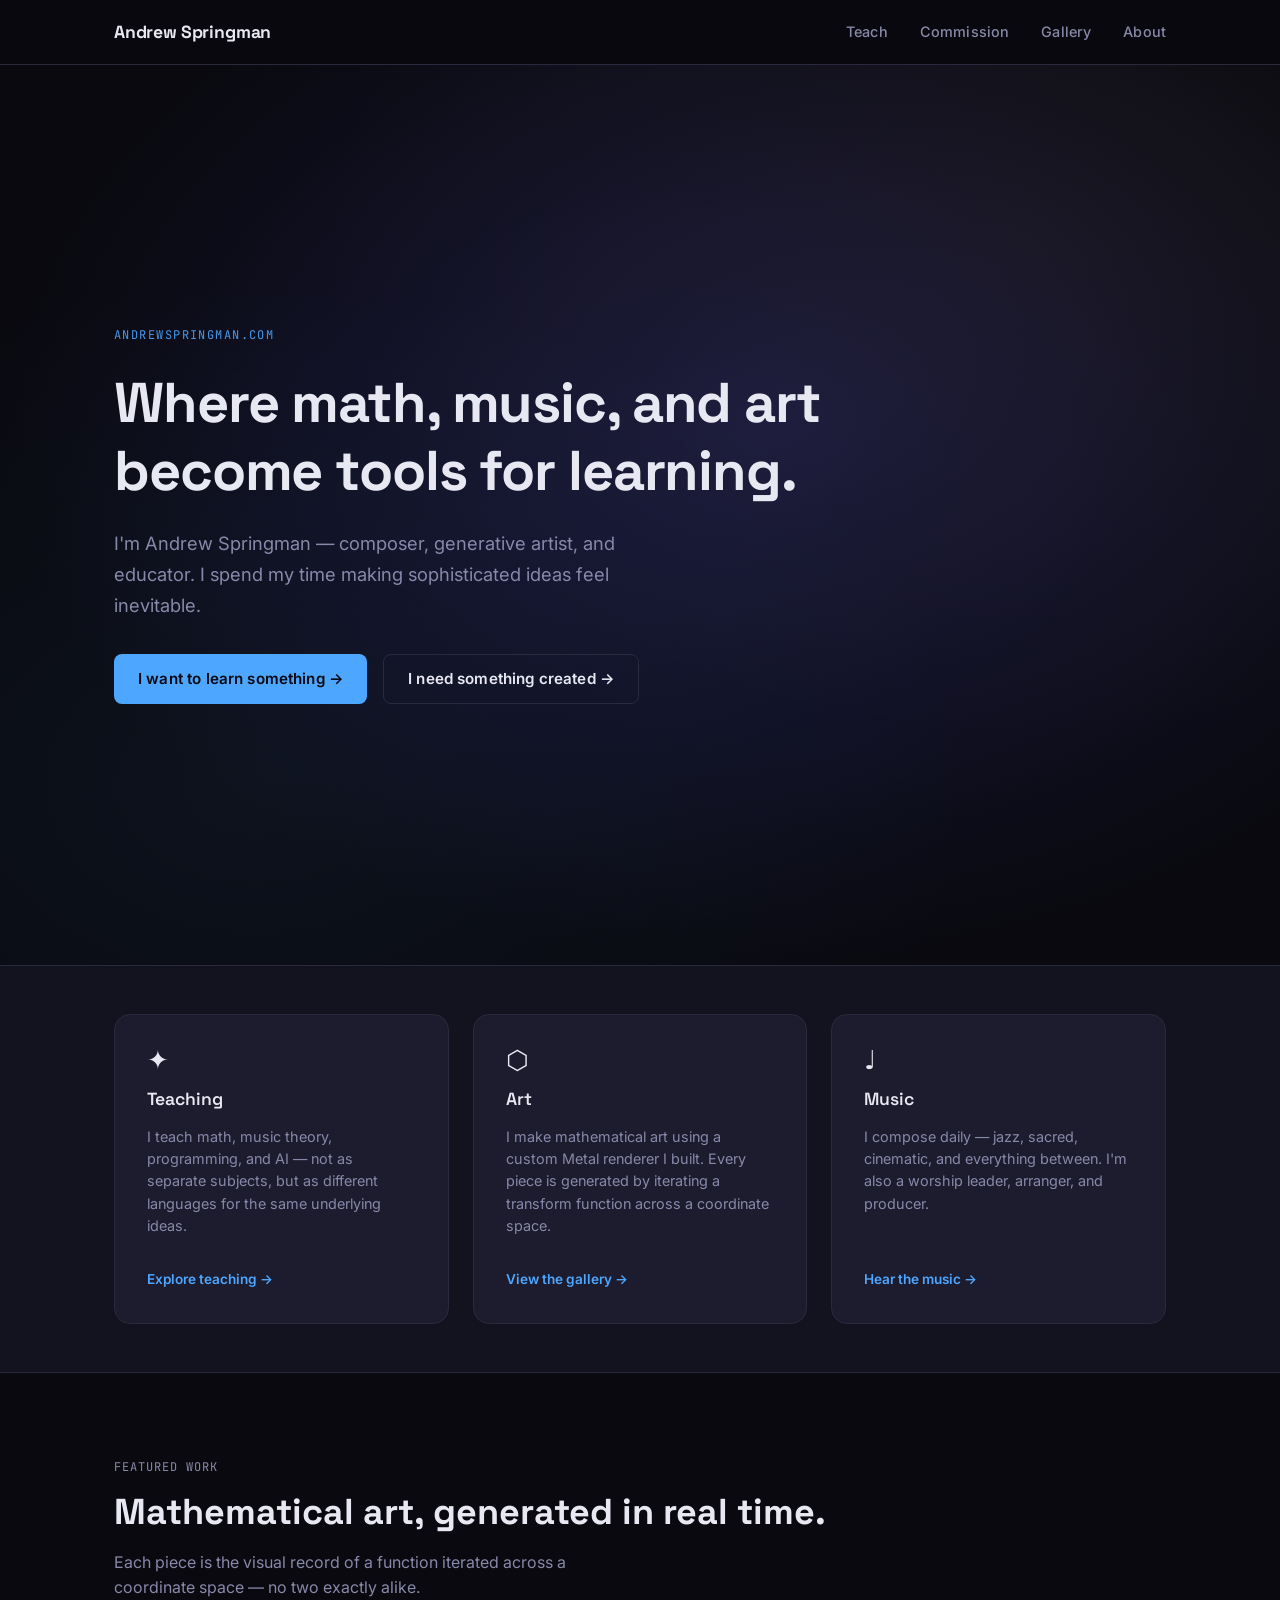
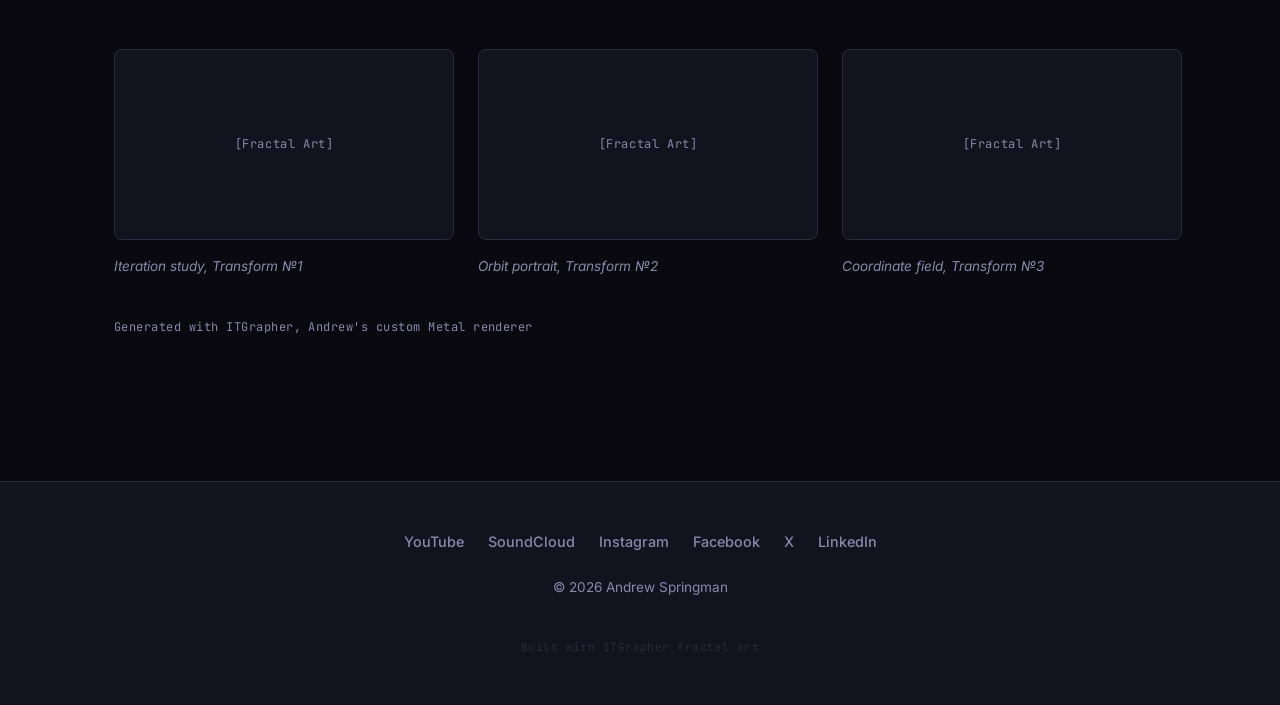
<file: index.html>
<!DOCTYPE html>
<html lang="en">
<head>
  <meta charset="UTF-8">
  <meta name="viewport" content="width=device-width, initial-scale=1.0">
  <title>Andrew Springman — Composer, Educator, Generative Artist</title>
  <meta name="description" content="Andrew Springman is a composer, visual artist, and educator. Teaching math, music, and AI. Commissions for good causes. Generative mathematical art.">
  <link rel="preconnect" href="https://fonts.googleapis.com">
  <link rel="preconnect" href="https://fonts.gstatic.com" crossorigin>
  <link href="https://fonts.googleapis.com/css2?family=Space+Grotesk:wght@600;700&family=Inter:wght@400;500;600&family=JetBrains+Mono:wght@400;500&display=swap" rel="stylesheet">
  <link rel="stylesheet" href="css/styles.css">
</head>
<body>

  <!-- ── Navigation ─────────────────────────────────────── -->
  <nav class="site-nav" aria-label="Main navigation">
    <div class="nav-inner">
      <a href="index.html" class="nav-logo">Andrew Springman</a>
      <ul class="nav-links" role="list">
        <li><a href="teach.html">Teach</a></li>
        <li><a href="commission.html">Commission</a></li>
        <li><a href="gallery.html">Gallery</a></li>
        <li><a href="about.html">About</a></li>
      </ul>
      <button class="nav-toggle" aria-expanded="false" aria-controls="nav-overlay" aria-label="Open menu">
        <span></span><span></span><span></span>
      </button>
    </div>
  </nav>

  <!-- Mobile overlay -->
  <div class="nav-overlay" id="nav-overlay" role="dialog" aria-label="Navigation menu">
    <a href="index.html">Home</a>
    <a href="teach.html">Teach</a>
    <a href="commission.html">Commission</a>
    <a href="gallery.html">Gallery</a>
    <a href="about.html">About</a>
  </div>

  <!-- ── Hero ───────────────────────────────────────────── -->
  <section class="hero">
    <div class="container">
      <div class="hero-content">
        <p class="hero-eyebrow">andrewspringman.com</p>
        <h1>Where math, music, and art become tools for learning.</h1>
        <p class="hero-sub">
          I'm Andrew Springman — composer, generative artist, and educator.
          I spend my time making sophisticated ideas feel inevitable.
        </p>
        <div class="hero-ctas">
          <a href="teach.html" class="btn btn-primary">I want to learn something &rarr;</a>
          <a href="commission.html" class="btn btn-secondary">I need something created &rarr;</a>
        </div>
      </div>
    </div>
  </section>

  <!-- ── Three Pillars ──────────────────────────────────── -->
  <section class="pillars">
    <div class="container">
      <div class="pillars-grid">

        <article class="pillar-card fade-in">
          <div class="pillar-icon" aria-hidden="true">✦</div>
          <h3>Teaching</h3>
          <p>I teach math, music theory, programming, and AI — not as separate subjects, but as different languages for the same underlying ideas.</p>
          <a href="teach.html">Explore teaching &rarr;</a>
        </article>

        <article class="pillar-card fade-in">
          <div class="pillar-icon" aria-hidden="true">⬡</div>
          <h3>Art</h3>
          <p>I make mathematical art using a custom Metal renderer I built. Every piece is generated by iterating a transform function across a coordinate space.</p>
          <a href="gallery.html">View the gallery &rarr;</a>
        </article>

        <article class="pillar-card fade-in">
          <div class="pillar-icon" aria-hidden="true">♩</div>
          <h3>Music</h3>
          <p>I compose daily — jazz, sacred, cinematic, and everything between. I'm also a worship leader, arranger, and producer.</p>
          <a href="gallery.html#music">Hear the music &rarr;</a>
        </article>

      </div>
    </div>
  </section>

  <!-- ── Featured Work ──────────────────────────────────── -->
  <section class="featured-work">
    <div class="container">
      <div class="section-header fade-in">
        <span class="mono-label">Featured Work</span>
        <h2 style="margin-top: 12px;">Mathematical art, generated in real time.</h2>
        <p>Each piece is the visual record of a function iterated across a coordinate space — no two exactly alike.</p>
      </div>

      <div class="work-scroll-wrapper">
        <div class="work-strip">
          <div class="work-card fade-in">
            <div class="work-thumb">[Fractal Art]</div>
            <p class="work-caption">Iteration study, Transform №1</p>
          </div>
          <div class="work-card fade-in">
            <div class="work-thumb">[Fractal Art]</div>
            <p class="work-caption">Orbit portrait, Transform №2</p>
          </div>
          <div class="work-card fade-in">
            <div class="work-thumb">[Fractal Art]</div>
            <p class="work-caption">Coordinate field, Transform №3</p>
          </div>
        </div>
      </div>

      <p class="featured-note">Generated with ITGrapher, Andrew's custom Metal renderer</p>
    </div>
  </section>

  <!-- ── Footer ─────────────────────────────────────────── -->
  <footer class="site-footer">
    <div class="footer-inner">
      <nav class="footer-social" aria-label="Social links">
        <a href="#" rel="noopener">YouTube</a>
        <a href="#" rel="noopener">SoundCloud</a>
        <a href="#" rel="noopener">Instagram</a>
        <a href="#" rel="noopener">Facebook</a>
        <a href="#" rel="noopener">X</a>
        <a href="#" rel="noopener">LinkedIn</a>
      </nav>
      <p class="footer-copy">&copy; 2026 Andrew Springman</p>
      <p class="footer-sub">Built with ITGrapher fractal art</p>
    </div>
  </footer>

  <script src="js/main.js"></script>
</body>
</html>
</file>
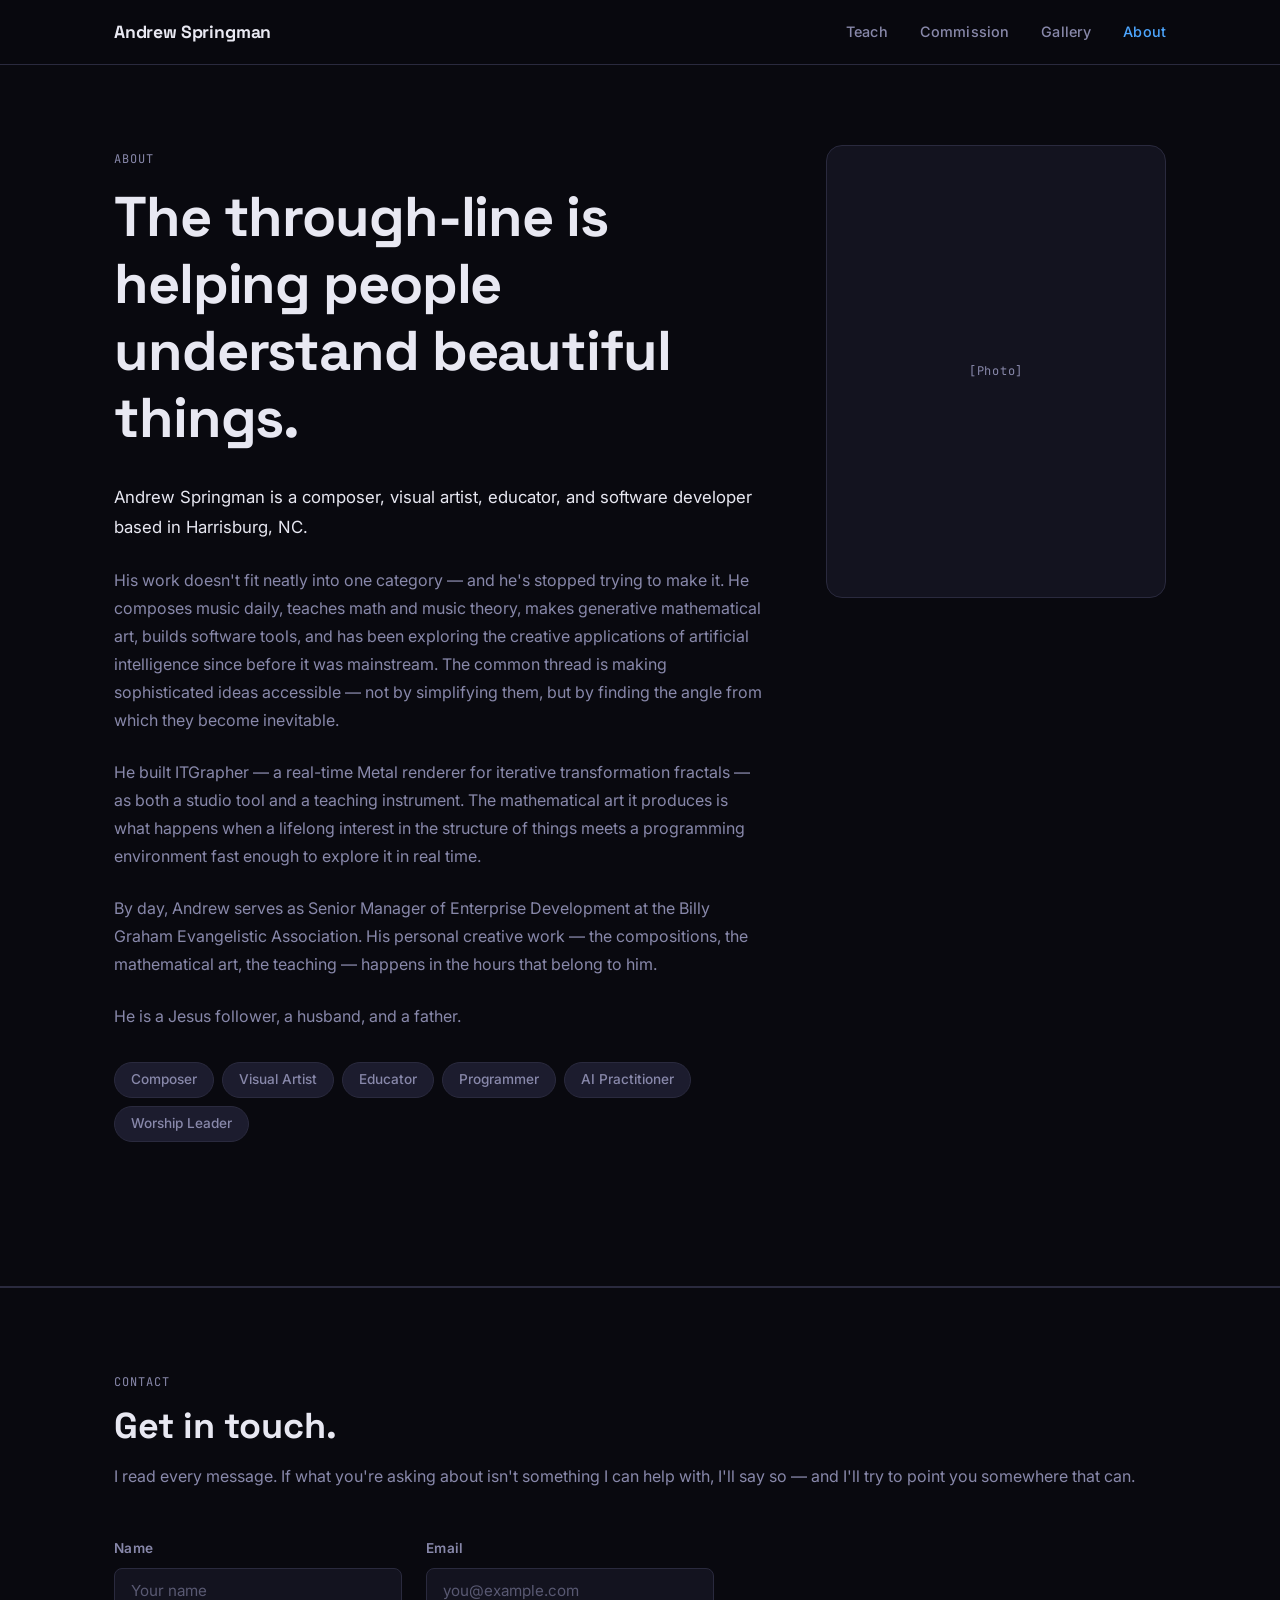
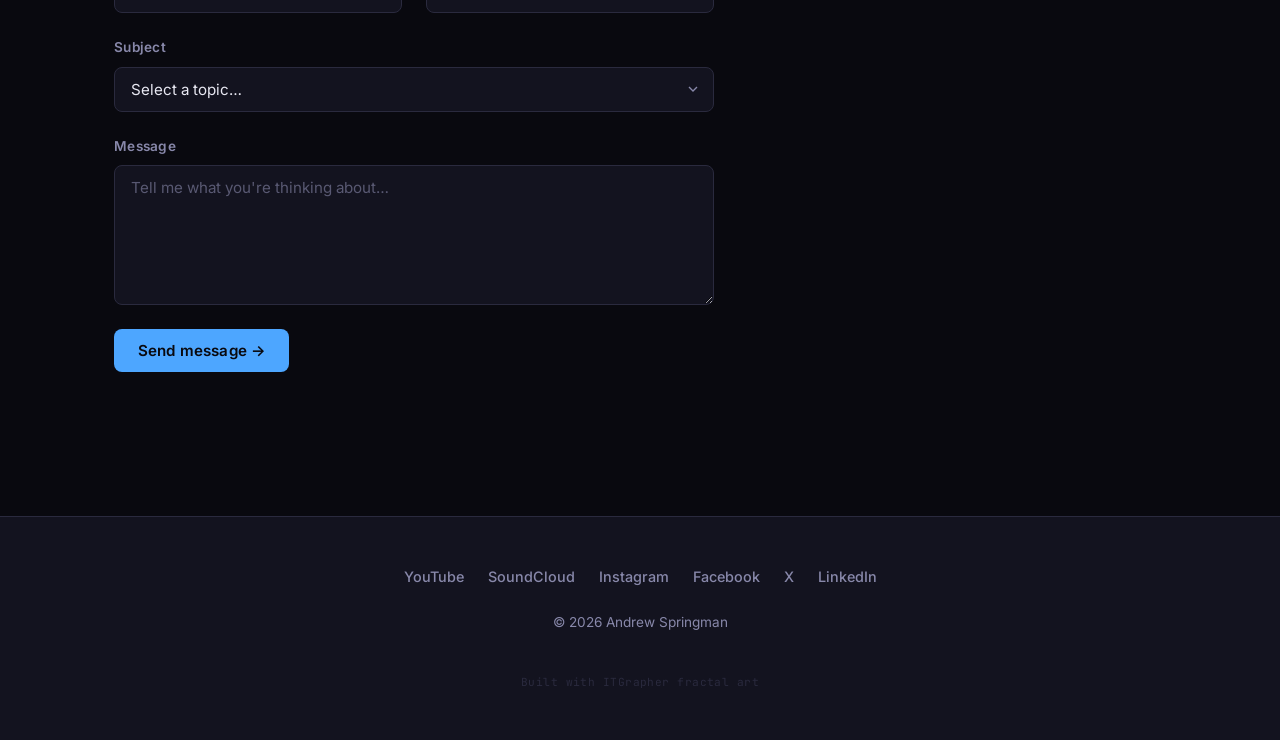
<file: about.html>
<!DOCTYPE html>
<html lang="en">
<head>
  <meta charset="UTF-8">
  <meta name="viewport" content="width=device-width, initial-scale=1.0">
  <title>About — Andrew Springman</title>
  <meta name="description" content="Andrew Springman — composer, visual artist, educator, and software developer based in Harrisburg, NC. Get in touch.">
  <link rel="preconnect" href="https://fonts.googleapis.com">
  <link rel="preconnect" href="https://fonts.gstatic.com" crossorigin>
  <link href="https://fonts.googleapis.com/css2?family=Space+Grotesk:wght@600;700&family=Inter:wght@400;500;600&family=JetBrains+Mono:wght@400;500&display=swap" rel="stylesheet">
  <link rel="stylesheet" href="css/styles.css">
</head>
<body>

  <!-- ── Navigation ─────────────────────────────────────── -->
  <nav class="site-nav" aria-label="Main navigation">
    <div class="nav-inner">
      <a href="index.html" class="nav-logo">Andrew Springman</a>
      <ul class="nav-links" role="list">
        <li><a href="teach.html">Teach</a></li>
        <li><a href="commission.html">Commission</a></li>
        <li><a href="gallery.html">Gallery</a></li>
        <li><a href="about.html" class="active" aria-current="page">About</a></li>
      </ul>
      <button class="nav-toggle" aria-expanded="false" aria-controls="nav-overlay" aria-label="Open menu">
        <span></span><span></span><span></span>
      </button>
    </div>
  </nav>

  <!-- Mobile overlay -->
  <div class="nav-overlay" id="nav-overlay" role="dialog" aria-label="Navigation menu">
    <a href="index.html">Home</a>
    <a href="teach.html">Teach</a>
    <a href="commission.html">Commission</a>
    <a href="gallery.html">Gallery</a>
    <a href="about.html" class="active">About</a>
  </div>

  <!-- ── Bio ────────────────────────────────────────────── -->
  <main>
    <section style="padding-top: var(--space-7);">
      <div class="container">
        <div class="about-grid">

          <!-- Bio text -->
          <div class="bio-text fade-in">
            <span class="mono-label">About</span>
            <h1 style="margin-top: 12px;">The through-line is helping people understand beautiful things.</h1>

            <p>
              Andrew Springman is a composer, visual artist, educator, and software developer
              based in Harrisburg, NC.
            </p>

            <p>
              His work doesn't fit neatly into one category — and he's stopped trying to make it.
              He composes music daily, teaches math and music theory, makes generative mathematical art,
              builds software tools, and has been exploring the creative applications of artificial intelligence
              since before it was mainstream. The common thread is making sophisticated ideas accessible —
              not by simplifying them, but by finding the angle from which they become inevitable.
            </p>

            <p>
              He built ITGrapher — a real-time Metal renderer for iterative transformation fractals —
              as both a studio tool and a teaching instrument. The mathematical art it produces is what
              happens when a lifelong interest in the structure of things meets a programming environment
              fast enough to explore it in real time.
            </p>

            <p>
              By day, Andrew serves as Senior Manager of Enterprise Development at the Billy Graham
              Evangelistic Association. His personal creative work — the compositions, the mathematical art,
              the teaching — happens in the hours that belong to him.
            </p>

            <p>He is a Jesus follower, a husband, and a father.</p>

            <div class="roles" aria-label="Roles">
              <span class="role-pill">Composer</span>
              <span class="role-pill">Visual Artist</span>
              <span class="role-pill">Educator</span>
              <span class="role-pill">Programmer</span>
              <span class="role-pill">AI Practitioner</span>
              <span class="role-pill">Worship Leader</span>
            </div>
          </div>

          <!-- Photo placeholder -->
          <aside class="bio-aside fade-in">
            <div class="photo-placeholder" aria-label="Photo placeholder">[Photo]</div>
          </aside>

        </div>
      </div>
    </section>

    <div class="section-divider"></div>

    <!-- ── Contact ────────────────────────────────────────── -->
    <section class="contact-section" id="contact">
      <div class="container">
        <span class="mono-label">Contact</span>
        <h2 style="margin-top: 12px;">Get in touch.</h2>
        <p class="contact-intro">
          I read every message. If what you're asking about isn't something I can help with,
          I'll say so — and I'll try to point you somewhere that can.
        </p>

        <form
          class="contact-form fade-in"
          action="https://formspree.io/f/REPLACE_WITH_FORM_ID"
          method="POST"
          novalidate
        >
          <div class="form-row">
            <div class="form-group">
              <label for="name">Name</label>
              <input
                type="text"
                id="name"
                name="name"
                placeholder="Your name"
                required
                autocomplete="name"
              >
            </div>
            <div class="form-group">
              <label for="email">Email</label>
              <input
                type="email"
                id="email"
                name="email"
                placeholder="you@example.com"
                required
                autocomplete="email"
              >
            </div>
          </div>

          <div class="form-group">
            <label for="subject">Subject</label>
            <select id="subject" name="subject" required>
              <option value="" disabled selected>Select a topic&hellip;</option>
              <option value="Teaching inquiry">Teaching inquiry</option>
              <option value="Commission inquiry">Commission inquiry</option>
              <option value="Something else">Something else</option>
            </select>
          </div>

          <div class="form-group">
            <label for="message">Message</label>
            <textarea
              id="message"
              name="message"
              placeholder="Tell me what you're thinking about…"
              required
            ></textarea>
          </div>

          <div>
            <button type="submit" class="btn btn-primary">Send message &rarr;</button>
          </div>

        </form>
      </div>
    </section>
  </main>

  <!-- ── Footer ─────────────────────────────────────────── -->
  <footer class="site-footer">
    <div class="footer-inner">
      <nav class="footer-social" aria-label="Social links">
        <a href="#" rel="noopener">YouTube</a>
        <a href="#" rel="noopener">SoundCloud</a>
        <a href="#" rel="noopener">Instagram</a>
        <a href="#" rel="noopener">Facebook</a>
        <a href="#" rel="noopener">X</a>
        <a href="#" rel="noopener">LinkedIn</a>
      </nav>
      <p class="footer-copy">&copy; 2026 Andrew Springman</p>
      <p class="footer-sub">Built with ITGrapher fractal art</p>
    </div>
  </footer>

  <script src="js/main.js"></script>
</body>
</html>
</file>
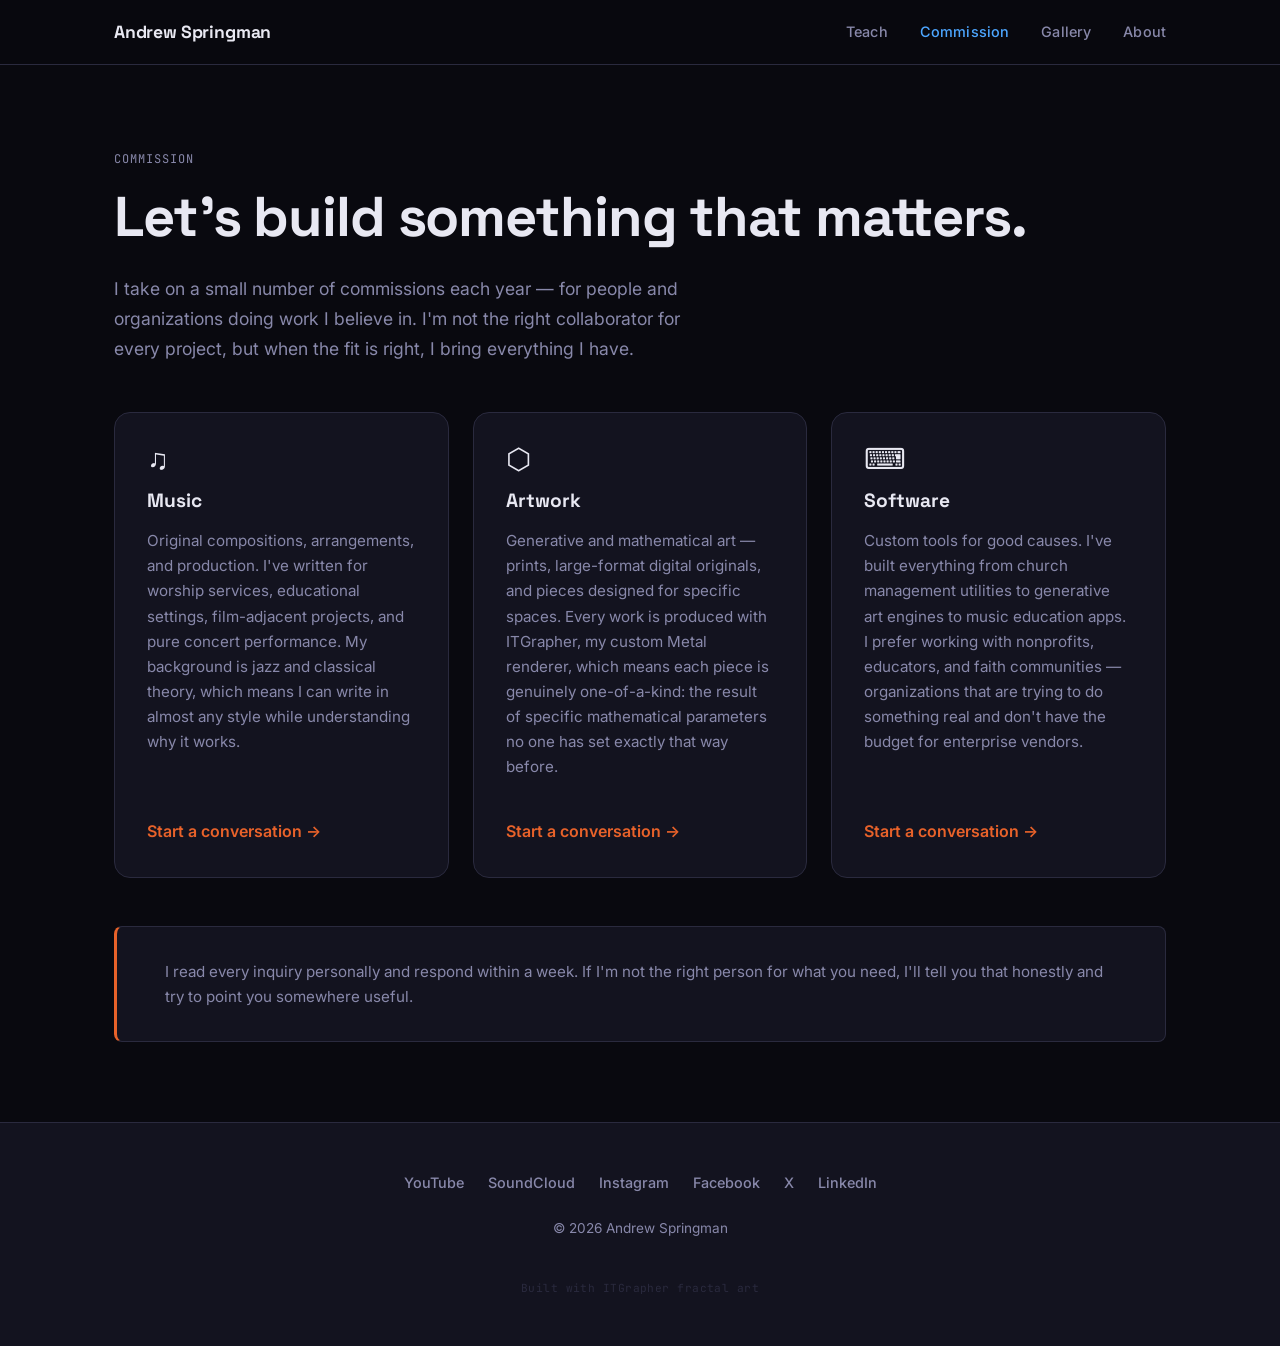
<file: commission.html>
<!DOCTYPE html>
<html lang="en">
<head>
  <meta charset="UTF-8">
  <meta name="viewport" content="width=device-width, initial-scale=1.0">
  <title>Commission — Andrew Springman</title>
  <meta name="description" content="Commission original music, mathematical artwork, or custom software from Andrew Springman. Selective work for people and organizations doing something genuinely good.">
  <link rel="preconnect" href="https://fonts.googleapis.com">
  <link rel="preconnect" href="https://fonts.gstatic.com" crossorigin>
  <link href="https://fonts.googleapis.com/css2?family=Space+Grotesk:wght@600;700&family=Inter:wght@400;500;600&family=JetBrains+Mono:wght@400;500&display=swap" rel="stylesheet">
  <link rel="stylesheet" href="css/styles.css">
</head>
<body>

  <!-- ── Navigation ─────────────────────────────────────── -->
  <nav class="site-nav" aria-label="Main navigation">
    <div class="nav-inner">
      <a href="index.html" class="nav-logo">Andrew Springman</a>
      <ul class="nav-links" role="list">
        <li><a href="teach.html">Teach</a></li>
        <li><a href="commission.html" class="active" aria-current="page">Commission</a></li>
        <li><a href="gallery.html">Gallery</a></li>
        <li><a href="about.html">About</a></li>
      </ul>
      <button class="nav-toggle" aria-expanded="false" aria-controls="nav-overlay" aria-label="Open menu">
        <span></span><span></span><span></span>
      </button>
    </div>
  </nav>

  <!-- Mobile overlay -->
  <div class="nav-overlay" id="nav-overlay" role="dialog" aria-label="Navigation menu">
    <a href="index.html">Home</a>
    <a href="teach.html">Teach</a>
    <a href="commission.html" class="active">Commission</a>
    <a href="gallery.html">Gallery</a>
    <a href="about.html">About</a>
  </div>

  <!-- ── Page Header ────────────────────────────────────── -->
  <header class="page-header">
    <div class="container">
      <span class="mono-label">Commission</span>
      <h1 style="margin-top: 12px;">Let's build something that matters.</h1>
      <p>
        I take on a small number of commissions each year — for people and organizations doing work I believe in.
        I'm not the right collaborator for every project, but when the fit is right, I bring everything I have.
      </p>
    </div>
  </header>

  <!-- ── Service Cards ──────────────────────────────────── -->
  <main>
    <div class="container">
      <div class="commission-grid">

        <!-- Music -->
        <article class="commission-card fade-in">
          <div class="commission-icon" aria-hidden="true">♫</div>
          <h3>Music</h3>
          <p>
            Original compositions, arrangements, and production.
            I've written for worship services, educational settings, film-adjacent projects,
            and pure concert performance. My background is jazz and classical theory,
            which means I can write in almost any style while understanding why it works.
          </p>
          <a href="about.html#contact" class="btn-ghost">Start a conversation &rarr;</a>
        </article>

        <!-- Artwork -->
        <article class="commission-card fade-in">
          <div class="commission-icon" aria-hidden="true">⬡</div>
          <h3>Artwork</h3>
          <p>
            Generative and mathematical art — prints, large-format digital originals,
            and pieces designed for specific spaces. Every work is produced with ITGrapher,
            my custom Metal renderer, which means each piece is genuinely one-of-a-kind:
            the result of specific mathematical parameters no one has set exactly that way before.
          </p>
          <a href="about.html#contact" class="btn-ghost">Start a conversation &rarr;</a>
        </article>

        <!-- Software -->
        <article class="commission-card fade-in">
          <div class="commission-icon" aria-hidden="true">⌨</div>
          <h3>Software</h3>
          <p>
            Custom tools for good causes. I've built everything from church management utilities
            to generative art engines to music education apps. I prefer working with nonprofits,
            educators, and faith communities — organizations that are trying to do something real
            and don't have the budget for enterprise vendors.
          </p>
          <a href="about.html#contact" class="btn-ghost">Start a conversation &rarr;</a>
        </article>

      </div>

      <!-- Bottom note -->
      <aside class="commission-note fade-in">
        I read every inquiry personally and respond within a week. If I'm not the right person
        for what you need, I'll tell you that honestly and try to point you somewhere useful.
      </aside>
    </div>
  </main>

  <!-- ── Footer ─────────────────────────────────────────── -->
  <footer class="site-footer">
    <div class="footer-inner">
      <nav class="footer-social" aria-label="Social links">
        <a href="#" rel="noopener">YouTube</a>
        <a href="#" rel="noopener">SoundCloud</a>
        <a href="#" rel="noopener">Instagram</a>
        <a href="#" rel="noopener">Facebook</a>
        <a href="#" rel="noopener">X</a>
        <a href="#" rel="noopener">LinkedIn</a>
      </nav>
      <p class="footer-copy">&copy; 2026 Andrew Springman</p>
      <p class="footer-sub">Built with ITGrapher fractal art</p>
    </div>
  </footer>

  <script src="js/main.js"></script>
</body>
</html>
</file>
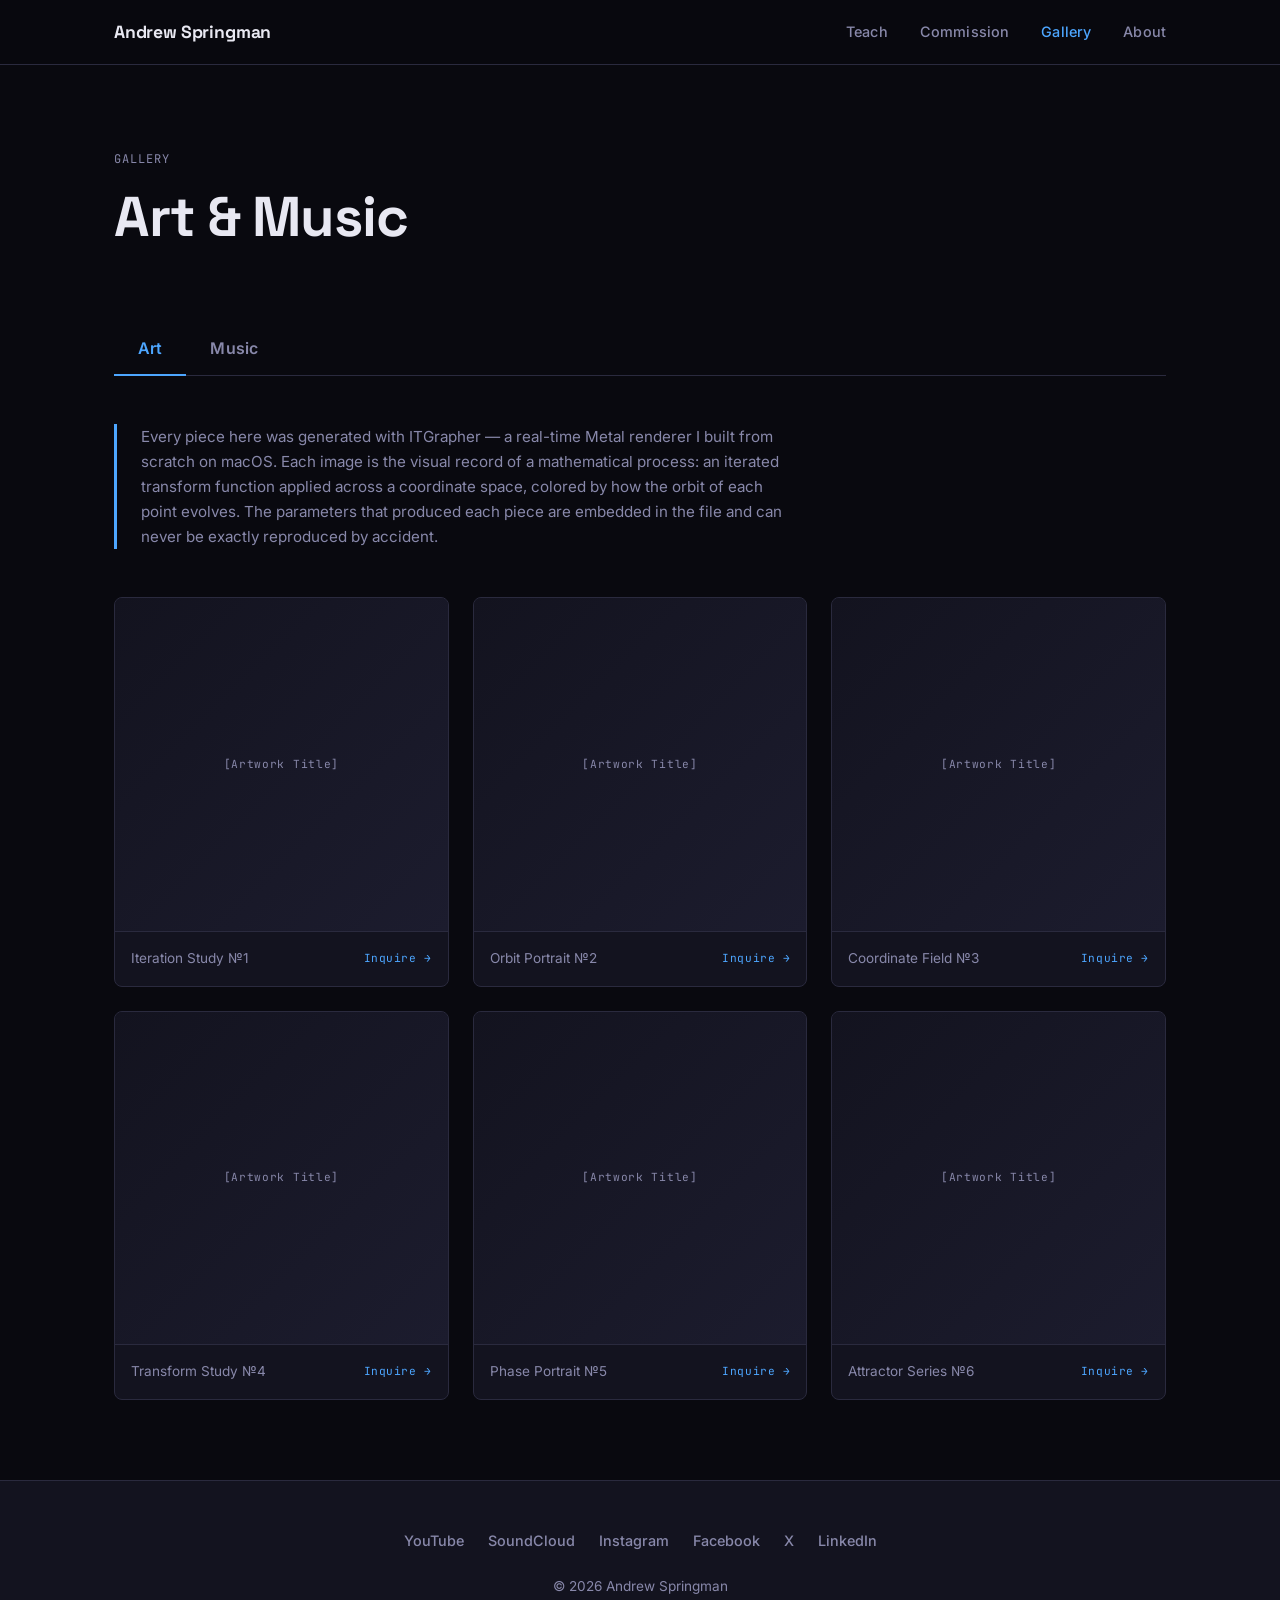
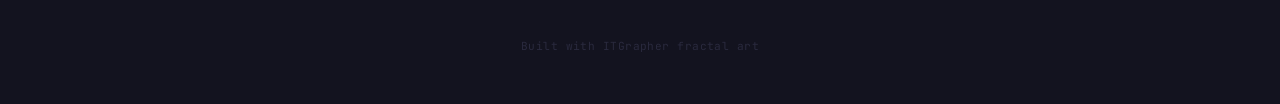
<file: gallery.html>
<!DOCTYPE html>
<html lang="en">
<head>
  <meta charset="UTF-8">
  <meta name="viewport" content="width=device-width, initial-scale=1.0">
  <title>Gallery — Andrew Springman</title>
  <meta name="description" content="Mathematical and generative art produced with ITGrapher, and original music compositions by Andrew Springman.">
  <link rel="preconnect" href="https://fonts.googleapis.com">
  <link rel="preconnect" href="https://fonts.gstatic.com" crossorigin>
  <link href="https://fonts.googleapis.com/css2?family=Space+Grotesk:wght@600;700&family=Inter:wght@400;500;600&family=JetBrains+Mono:wght@400;500&display=swap" rel="stylesheet">
  <link rel="stylesheet" href="css/styles.css">
</head>
<body>

  <!-- ── Navigation ─────────────────────────────────────── -->
  <nav class="site-nav" aria-label="Main navigation">
    <div class="nav-inner">
      <a href="index.html" class="nav-logo">Andrew Springman</a>
      <ul class="nav-links" role="list">
        <li><a href="teach.html">Teach</a></li>
        <li><a href="commission.html">Commission</a></li>
        <li><a href="gallery.html" class="active" aria-current="page">Gallery</a></li>
        <li><a href="about.html">About</a></li>
      </ul>
      <button class="nav-toggle" aria-expanded="false" aria-controls="nav-overlay" aria-label="Open menu">
        <span></span><span></span><span></span>
      </button>
    </div>
  </nav>

  <!-- Mobile overlay -->
  <div class="nav-overlay" id="nav-overlay" role="dialog" aria-label="Navigation menu">
    <a href="index.html">Home</a>
    <a href="teach.html">Teach</a>
    <a href="commission.html">Commission</a>
    <a href="gallery.html" class="active">Gallery</a>
    <a href="about.html">About</a>
  </div>

  <!-- ── Page Header ────────────────────────────────────── -->
  <header class="page-header">
    <div class="container">
      <span class="mono-label">Gallery</span>
      <h1 style="margin-top: 12px;">Art &amp; Music</h1>
    </div>
  </header>

  <!-- ── Tabs ───────────────────────────────────────────── -->
  <main>
    <div class="container">

      <div class="gallery-tabs" role="tablist" aria-label="Gallery sections">
        <button
          class="tab-btn active"
          role="tab"
          aria-selected="true"
          aria-controls="tab-art"
          data-tab="tab-art"
          id="btn-art"
        >Art</button>
        <button
          class="tab-btn"
          role="tab"
          aria-selected="false"
          aria-controls="tab-music"
          data-tab="tab-music"
          id="btn-music"
        >Music</button>
      </div>

      <!-- ── Art Tab ──────────────────────────────────── -->
      <div
        id="tab-art"
        class="tab-panel active"
        role="tabpanel"
        aria-labelledby="btn-art"
        aria-hidden="false"
      >
        <p class="gallery-caption">
          Every piece here was generated with ITGrapher — a real-time Metal renderer I built from scratch on macOS.
          Each image is the visual record of a mathematical process: an iterated transform function applied across
          a coordinate space, colored by how the orbit of each point evolves. The parameters that produced each
          piece are embedded in the file and can never be exactly reproduced by accident.
        </p>

        <div class="art-grid">

          <figure class="art-item fade-in">
            <div class="art-placeholder">[Artwork Title]</div>
            <figcaption class="art-item-footer">
              <span class="art-item-title">Iteration Study №1</span>
              <a href="about.html#contact" class="art-inquire">Inquire &rarr;</a>
            </figcaption>
          </figure>

          <figure class="art-item fade-in">
            <div class="art-placeholder">[Artwork Title]</div>
            <figcaption class="art-item-footer">
              <span class="art-item-title">Orbit Portrait №2</span>
              <a href="about.html#contact" class="art-inquire">Inquire &rarr;</a>
            </figcaption>
          </figure>

          <figure class="art-item fade-in">
            <div class="art-placeholder">[Artwork Title]</div>
            <figcaption class="art-item-footer">
              <span class="art-item-title">Coordinate Field №3</span>
              <a href="about.html#contact" class="art-inquire">Inquire &rarr;</a>
            </figcaption>
          </figure>

          <figure class="art-item fade-in">
            <div class="art-placeholder">[Artwork Title]</div>
            <figcaption class="art-item-footer">
              <span class="art-item-title">Transform Study №4</span>
              <a href="about.html#contact" class="art-inquire">Inquire &rarr;</a>
            </figcaption>
          </figure>

          <figure class="art-item fade-in">
            <div class="art-placeholder">[Artwork Title]</div>
            <figcaption class="art-item-footer">
              <span class="art-item-title">Phase Portrait №5</span>
              <a href="about.html#contact" class="art-inquire">Inquire &rarr;</a>
            </figcaption>
          </figure>

          <figure class="art-item fade-in">
            <div class="art-placeholder">[Artwork Title]</div>
            <figcaption class="art-item-footer">
              <span class="art-item-title">Attractor Series №6</span>
              <a href="about.html#contact" class="art-inquire">Inquire &rarr;</a>
            </figcaption>
          </figure>

        </div>
      </div>

      <!-- ── Music Tab ─────────────────────────────────── -->
      <div
        id="tab-music"
        class="tab-panel"
        role="tabpanel"
        aria-labelledby="btn-music"
        aria-hidden="true"
      >
        <div class="music-panel">

          <div class="music-placeholder fade-in">
            <div class="placeholder-icon" aria-hidden="true">♫</div>
            <h3>[SoundCloud tracks coming soon]</h3>
            <p class="text-muted" style="font-size:0.85rem;">Tracks will appear here once uploaded to SoundCloud.</p>
          </div>

          <div class="music-placeholder fade-in">
            <div class="placeholder-icon" aria-hidden="true">▶</div>
            <h3>[YouTube channel link — update with real URL]</h3>
            <a href="#" class="btn btn-secondary" style="margin-top: 8px;">Visit YouTube Channel &rarr;</a>
          </div>

          <div class="music-note fade-in">
            <p>
              I compose daily. The catalog spans jazz, sacred music, cinematic instrumental work,
              and things that resist categorization. Everything here is available for licensing —
              contact me with the project and intended use.
            </p>
          </div>

        </div>
      </div>

    </div>
  </main>

  <!-- ── Footer ─────────────────────────────────────────── -->
  <footer class="site-footer">
    <div class="footer-inner">
      <nav class="footer-social" aria-label="Social links">
        <a href="#" rel="noopener">YouTube</a>
        <a href="#" rel="noopener">SoundCloud</a>
        <a href="#" rel="noopener">Instagram</a>
        <a href="#" rel="noopener">Facebook</a>
        <a href="#" rel="noopener">X</a>
        <a href="#" rel="noopener">LinkedIn</a>
      </nav>
      <p class="footer-copy">&copy; 2026 Andrew Springman</p>
      <p class="footer-sub">Built with ITGrapher fractal art</p>
    </div>
  </footer>

  <script src="js/main.js"></script>
</body>
</html>
</file>
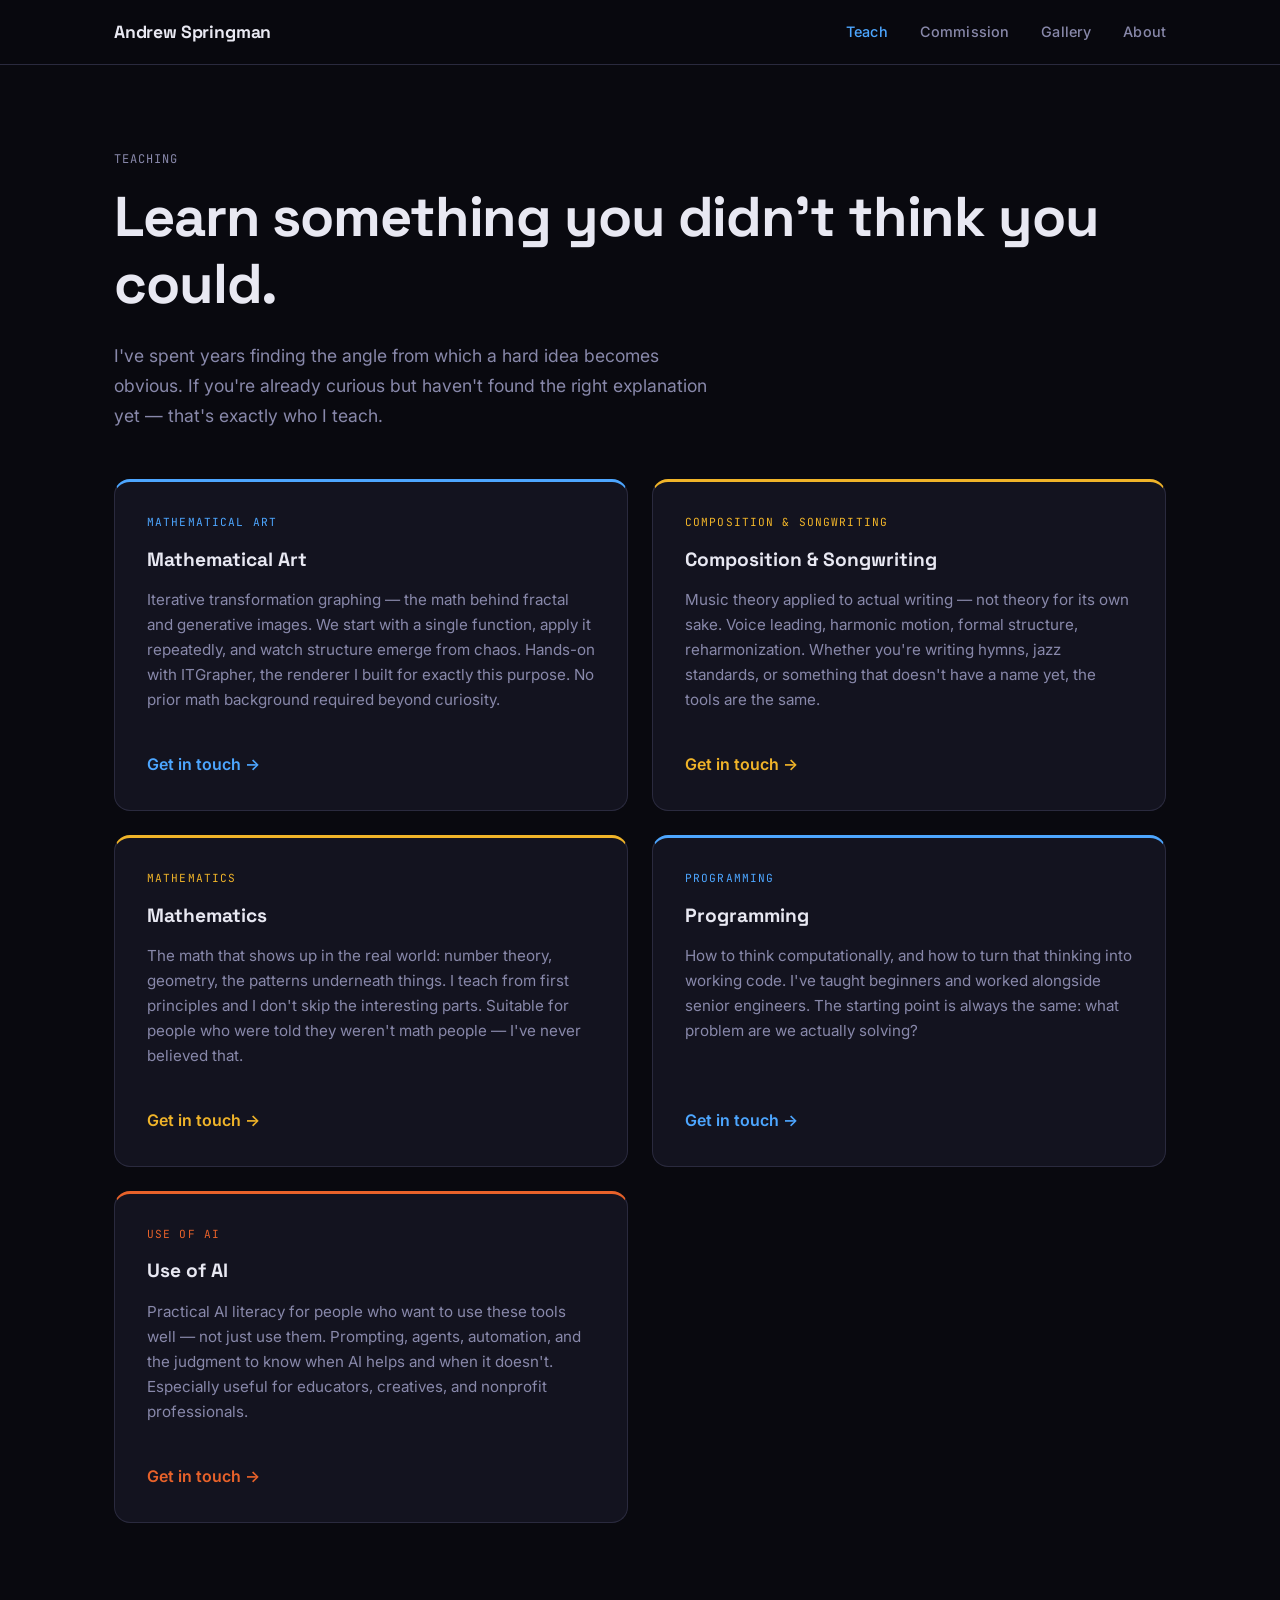
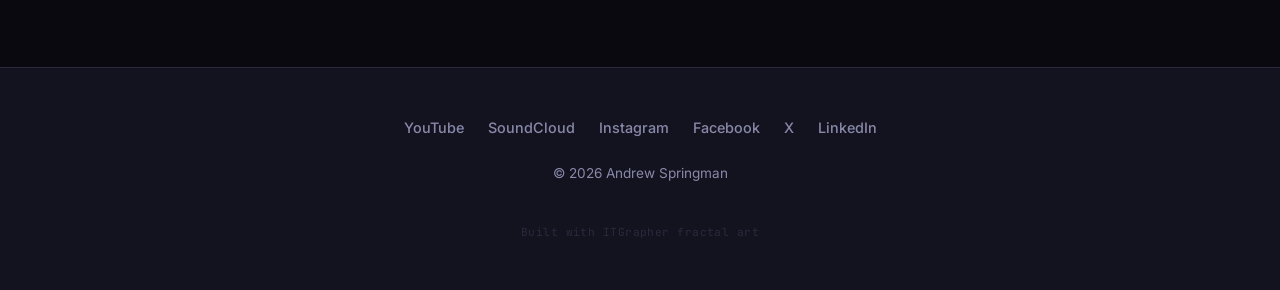
<file: teach.html>
<!DOCTYPE html>
<html lang="en">
<head>
  <meta charset="UTF-8">
  <meta name="viewport" content="width=device-width, initial-scale=1.0">
  <title>Teach — Andrew Springman</title>
  <meta name="description" content="Andrew Springman teaches mathematical art, composition, mathematics, programming, and AI. Find the angle from which a hard idea becomes obvious.">
  <link rel="preconnect" href="https://fonts.googleapis.com">
  <link rel="preconnect" href="https://fonts.gstatic.com" crossorigin>
  <link href="https://fonts.googleapis.com/css2?family=Space+Grotesk:wght@600;700&family=Inter:wght@400;500;600&family=JetBrains+Mono:wght@400;500&display=swap" rel="stylesheet">
  <link rel="stylesheet" href="css/styles.css">
</head>
<body>

  <!-- ── Navigation ─────────────────────────────────────── -->
  <nav class="site-nav" aria-label="Main navigation">
    <div class="nav-inner">
      <a href="index.html" class="nav-logo">Andrew Springman</a>
      <ul class="nav-links" role="list">
        <li><a href="teach.html" class="active" aria-current="page">Teach</a></li>
        <li><a href="commission.html">Commission</a></li>
        <li><a href="gallery.html">Gallery</a></li>
        <li><a href="about.html">About</a></li>
      </ul>
      <button class="nav-toggle" aria-expanded="false" aria-controls="nav-overlay" aria-label="Open menu">
        <span></span><span></span><span></span>
      </button>
    </div>
  </nav>

  <!-- Mobile overlay -->
  <div class="nav-overlay" id="nav-overlay" role="dialog" aria-label="Navigation menu">
    <a href="index.html">Home</a>
    <a href="teach.html" class="active">Teach</a>
    <a href="commission.html">Commission</a>
    <a href="gallery.html">Gallery</a>
    <a href="about.html">About</a>
  </div>

  <!-- ── Page Header ────────────────────────────────────── -->
  <header class="page-header">
    <div class="container">
      <span class="mono-label">Teaching</span>
      <h1 style="margin-top: 12px;">Learn something you didn't think you could.</h1>
      <p>
        I've spent years finding the angle from which a hard idea becomes obvious.
        If you're already curious but haven't found the right explanation yet —
        that's exactly who I teach.
      </p>
    </div>
  </header>

  <!-- ── Teaching Cards ─────────────────────────────────── -->
  <main>
    <div class="container">
      <div class="teaching-grid">

        <!-- Mathematical Art -->
        <article class="teaching-card blue fade-in">
          <span class="card-accent-label">Mathematical Art</span>
          <h3>Mathematical Art</h3>
          <p>
            Iterative transformation graphing — the math behind fractal and generative images.
            We start with a single function, apply it repeatedly, and watch structure emerge from chaos.
            Hands-on with ITGrapher, the renderer I built for exactly this purpose.
            No prior math background required beyond curiosity.
          </p>
          <a href="about.html#contact" class="btn-ghost">Get in touch &rarr;</a>
        </article>

        <!-- Composition & Songwriting -->
        <article class="teaching-card gold fade-in">
          <span class="card-accent-label">Composition &amp; Songwriting</span>
          <h3>Composition &amp; Songwriting</h3>
          <p>
            Music theory applied to actual writing — not theory for its own sake.
            Voice leading, harmonic motion, formal structure, reharmonization.
            Whether you're writing hymns, jazz standards, or something that doesn't have a name yet,
            the tools are the same.
          </p>
          <a href="about.html#contact" class="btn-ghost">Get in touch &rarr;</a>
        </article>

        <!-- Mathematics -->
        <article class="teaching-card gold fade-in">
          <span class="card-accent-label">Mathematics</span>
          <h3>Mathematics</h3>
          <p>
            The math that shows up in the real world: number theory, geometry, the patterns underneath things.
            I teach from first principles and I don't skip the interesting parts.
            Suitable for people who were told they weren't math people — I've never believed that.
          </p>
          <a href="about.html#contact" class="btn-ghost">Get in touch &rarr;</a>
        </article>

        <!-- Programming -->
        <article class="teaching-card blue fade-in">
          <span class="card-accent-label">Programming</span>
          <h3>Programming</h3>
          <p>
            How to think computationally, and how to turn that thinking into working code.
            I've taught beginners and worked alongside senior engineers.
            The starting point is always the same: what problem are we actually solving?
          </p>
          <a href="about.html#contact" class="btn-ghost">Get in touch &rarr;</a>
        </article>

        <!-- Use of AI -->
        <article class="teaching-card orange fade-in">
          <span class="card-accent-label">Use of AI</span>
          <h3>Use of AI</h3>
          <p>
            Practical AI literacy for people who want to use these tools well — not just use them.
            Prompting, agents, automation, and the judgment to know when AI helps and when it doesn't.
            Especially useful for educators, creatives, and nonprofit professionals.
          </p>
          <a href="about.html#contact" class="btn-ghost">Get in touch &rarr;</a>
        </article>

      </div>
    </div>
  </main>

  <!-- ── Footer ─────────────────────────────────────────── -->
  <footer class="site-footer">
    <div class="footer-inner">
      <nav class="footer-social" aria-label="Social links">
        <a href="#" rel="noopener">YouTube</a>
        <a href="#" rel="noopener">SoundCloud</a>
        <a href="#" rel="noopener">Instagram</a>
        <a href="#" rel="noopener">Facebook</a>
        <a href="#" rel="noopener">X</a>
        <a href="#" rel="noopener">LinkedIn</a>
      </nav>
      <p class="footer-copy">&copy; 2026 Andrew Springman</p>
      <p class="footer-sub">Built with ITGrapher fractal art</p>
    </div>
  </footer>

  <script src="js/main.js"></script>
</body>
</html>
</file>
<file: css/styles.css>
/* ============================================================
   andrewspringman.com — Styles
   Design system: dark, mathematical, generous typography
   ============================================================ */

/* --- Custom Properties --- */
:root {
  --bg:             #09090f;
  --surface:        #13131f;
  --surface-raised: #1c1c2e;
  --accent-blue:    #4da6ff;
  --accent-gold:    #f0b429;
  --accent-orange:  #e8622a;
  --text:           #e8e8f2;
  --text-muted:     #8888aa;
  --border:         #2a2a3e;

  --font-heading: 'Space Grotesk', sans-serif;
  --font-body:    'Inter', sans-serif;
  --font-mono:    'JetBrains Mono', monospace;

  --space-1:  8px;
  --space-2:  16px;
  --space-3:  24px;
  --space-4:  32px;
  --space-5:  48px;
  --space-6:  64px;
  --space-7:  80px;
  --space-8:  96px;

  --radius:    8px;
  --radius-lg: 16px;

  --transition: 240ms ease;
}

/* --- Reset & Base --- */
*, *::before, *::after {
  box-sizing: border-box;
  margin: 0;
  padding: 0;
}

html {
  scroll-behavior: smooth;
}

body {
  background-color: var(--bg);
  color: var(--text);
  font-family: var(--font-body);
  font-size: 16px;
  line-height: 1.6;
  -webkit-font-smoothing: antialiased;
}

img {
  display: block;
  max-width: 100%;
}

a {
  color: var(--accent-blue);
  text-decoration: none;
  transition: color var(--transition), opacity var(--transition);
}

a:hover {
  opacity: 0.8;
}

ul {
  list-style: none;
}

/* --- Typography --- */
h1, h2, h3, h4 {
  font-family: var(--font-heading);
  font-weight: 700;
  line-height: 1.2;
  color: var(--text);
}

h1 { font-size: clamp(2rem, 5vw, 3.5rem); }
h2 { font-size: clamp(1.5rem, 3.5vw, 2.25rem); }
h3 { font-size: clamp(1.1rem, 2.5vw, 1.4rem); }

p {
  margin-bottom: var(--space-2);
}

p:last-child {
  margin-bottom: 0;
}

.mono-label {
  font-family: var(--font-mono);
  font-size: 0.75rem;
  letter-spacing: 0.08em;
  text-transform: uppercase;
  color: var(--text-muted);
}

/* --- Layout --- */
.container {
  width: 100%;
  max-width: 1100px;
  margin: 0 auto;
  padding: 0 var(--space-3);
}

section {
  padding: var(--space-5) 0;
}

@media (min-width: 768px) {
  section {
    padding: var(--space-7) 0;
  }
}

/* --- Fade-in scroll animation --- */
.fade-in {
  opacity: 0;
  transform: translateY(20px);
  transition: opacity 500ms ease, transform 500ms ease;
}

.fade-in.visible {
  opacity: 1;
  transform: none;
}

/* ============================================================
   NAVIGATION
   ============================================================ */

.site-nav {
  position: sticky;
  top: 0;
  z-index: 100;
  background: rgba(9, 9, 15, 0.92);
  backdrop-filter: blur(12px);
  -webkit-backdrop-filter: blur(12px);
  border-bottom: 1px solid var(--border);
}

.nav-inner {
  display: flex;
  align-items: center;
  justify-content: space-between;
  height: 64px;
  max-width: 1100px;
  margin: 0 auto;
  padding: 0 var(--space-3);
}

.nav-logo {
  font-family: var(--font-heading);
  font-weight: 700;
  font-size: 1.1rem;
  color: var(--text);
  letter-spacing: -0.01em;
  white-space: nowrap;
}

.nav-logo:hover {
  color: var(--accent-blue);
  opacity: 1;
}

.nav-links {
  display: flex;
  align-items: center;
  gap: var(--space-4);
}

.nav-links a {
  font-family: var(--font-body);
  font-size: 0.9rem;
  font-weight: 500;
  color: var(--text-muted);
  transition: color var(--transition);
  letter-spacing: 0.01em;
}

.nav-links a:hover,
.nav-links a.active {
  color: var(--text);
  opacity: 1;
}

.nav-links a.active {
  color: var(--accent-blue);
}

/* Hamburger */
.nav-toggle {
  display: none;
  flex-direction: column;
  justify-content: center;
  gap: 5px;
  width: 36px;
  height: 36px;
  background: none;
  border: none;
  cursor: pointer;
  padding: 4px;
  z-index: 200;
}

.nav-toggle span {
  display: block;
  width: 100%;
  height: 2px;
  background: var(--text);
  border-radius: 2px;
  transition: transform var(--transition), opacity var(--transition);
}

.nav-toggle[aria-expanded="true"] span:nth-child(1) {
  transform: translateY(7px) rotate(45deg);
}
.nav-toggle[aria-expanded="true"] span:nth-child(2) {
  opacity: 0;
}
.nav-toggle[aria-expanded="true"] span:nth-child(3) {
  transform: translateY(-7px) rotate(-45deg);
}

/* Mobile overlay */
.nav-overlay {
  display: none;
  position: fixed;
  inset: 0;
  background: var(--bg);
  z-index: 150;
  flex-direction: column;
  align-items: center;
  justify-content: center;
  gap: var(--space-4);
}

.nav-overlay.open {
  display: flex;
}

.nav-overlay a {
  font-family: var(--font-heading);
  font-size: 2rem;
  font-weight: 700;
  color: var(--text);
  letter-spacing: -0.02em;
}

.nav-overlay a:hover,
.nav-overlay a.active {
  color: var(--accent-blue);
  opacity: 1;
}

@media (max-width: 640px) {
  .nav-links {
    display: none;
  }
  .nav-toggle {
    display: flex;
  }
}

/* ============================================================
   FOOTER
   ============================================================ */

.site-footer {
  background: var(--surface);
  border-top: 1px solid var(--border);
  padding: var(--space-5) 0;
  margin-top: var(--space-6);
}

.footer-inner {
  max-width: 1100px;
  margin: 0 auto;
  padding: 0 var(--space-3);
  display: flex;
  flex-direction: column;
  align-items: center;
  gap: var(--space-3);
  text-align: center;
}

.footer-social {
  display: flex;
  flex-wrap: wrap;
  justify-content: center;
  gap: var(--space-2) var(--space-3);
}

.footer-social a {
  font-size: 0.9rem;
  color: var(--text-muted);
  font-weight: 500;
  transition: color var(--transition);
}

.footer-social a:hover {
  color: var(--accent-blue);
  opacity: 1;
}

.footer-copy {
  font-size: 0.85rem;
  color: var(--text-muted);
}

.footer-sub {
  font-family: var(--font-mono);
  font-size: 0.7rem;
  color: var(--border);
  letter-spacing: 0.04em;
}

/* ============================================================
   BUTTONS
   ============================================================ */

.btn {
  display: inline-flex;
  align-items: center;
  gap: var(--space-1);
  padding: 12px 24px;
  border-radius: var(--radius);
  font-family: var(--font-body);
  font-size: 0.95rem;
  font-weight: 600;
  letter-spacing: 0.01em;
  cursor: pointer;
  transition: background var(--transition), color var(--transition), transform var(--transition), box-shadow var(--transition);
  text-decoration: none;
  border: none;
  white-space: nowrap;
}

.btn:hover {
  transform: translateY(-1px);
  opacity: 1;
}

.btn-primary {
  background: var(--accent-blue);
  color: #09090f;
}

.btn-primary:hover {
  background: #6ab8ff;
  box-shadow: 0 4px 20px rgba(77, 166, 255, 0.3);
}

.btn-secondary {
  background: transparent;
  color: var(--text);
  border: 1px solid var(--border);
}

.btn-secondary:hover {
  background: var(--surface-raised);
  border-color: var(--text-muted);
  box-shadow: none;
}

.btn-ghost {
  background: transparent;
  color: var(--accent-blue);
  padding: 0;
  font-weight: 600;
}

.btn-ghost:hover {
  color: #6ab8ff;
  transform: none;
}

/* ============================================================
   HOME PAGE
   ============================================================ */

/* Hero */
.hero {
  min-height: 100vh;
  display: flex;
  align-items: center;
  background: radial-gradient(ellipse at 60% 40%, #1a1a3e 0%, #09090f 70%);
  position: relative;
  overflow: hidden;
}

.hero::before {
  content: '';
  position: absolute;
  inset: 0;
  background:
    radial-gradient(ellipse at 20% 80%, rgba(77, 166, 255, 0.06) 0%, transparent 50%),
    radial-gradient(ellipse at 80% 20%, rgba(240, 180, 41, 0.04) 0%, transparent 50%);
  pointer-events: none;
}

.hero-content {
  position: relative;
  z-index: 1;
  max-width: 720px;
}

.hero-eyebrow {
  font-family: var(--font-mono);
  font-size: 0.75rem;
  letter-spacing: 0.12em;
  text-transform: uppercase;
  color: var(--accent-blue);
  margin-bottom: var(--space-3);
  opacity: 0.9;
}

.hero h1 {
  margin-bottom: var(--space-3);
  letter-spacing: -0.02em;
}

.hero-sub {
  font-size: 1.15rem;
  color: var(--text-muted);
  max-width: 560px;
  margin-bottom: var(--space-4);
  line-height: 1.7;
}

.hero-ctas {
  display: flex;
  flex-wrap: wrap;
  gap: var(--space-2);
}

/* Pillars */
.pillars {
  background: var(--surface);
  border-top: 1px solid var(--border);
  border-bottom: 1px solid var(--border);
  padding: var(--space-5) 0;
}

.pillars-grid {
  display: grid;
  grid-template-columns: repeat(3, 1fr);
  gap: var(--space-3);
}

.pillar-card {
  padding: var(--space-4);
  border-radius: var(--radius-lg);
  background: var(--surface-raised);
  border: 1px solid var(--border);
  transition: border-color var(--transition), background var(--transition), transform var(--transition);
  display: flex;
  flex-direction: column;
  gap: var(--space-2);
}

.pillar-card:hover {
  border-color: var(--accent-blue);
  background: #181830;
  transform: translateY(-2px);
}

.pillar-icon {
  font-size: 1.6rem;
  line-height: 1;
}

.pillar-card h3 {
  font-size: 1.1rem;
  font-weight: 600;
}

.pillar-card p {
  font-size: 0.9rem;
  color: var(--text-muted);
  line-height: 1.55;
  flex: 1;
}

.pillar-card a {
  font-size: 0.85rem;
  font-weight: 600;
  color: var(--accent-blue);
  display: inline-flex;
  align-items: center;
  gap: 4px;
}

.pillar-card a:hover {
  opacity: 1;
  gap: 8px;
}

@media (max-width: 768px) {
  .pillars-grid {
    grid-template-columns: 1fr;
  }
}

/* Featured Work */
.featured-work {
  padding: var(--space-7) 0;
}

.section-header {
  margin-bottom: var(--space-5);
}

.section-header h2 {
  margin-bottom: var(--space-2);
}

.section-header p {
  color: var(--text-muted);
  max-width: 520px;
}

.work-scroll-wrapper {
  overflow-x: auto;
  -webkit-overflow-scrolling: touch;
  margin: 0 calc(-1 * var(--space-3));
  padding: 0 var(--space-3) var(--space-2);
  scrollbar-width: thin;
  scrollbar-color: var(--border) transparent;
}

.work-scroll-wrapper::-webkit-scrollbar {
  height: 4px;
}

.work-scroll-wrapper::-webkit-scrollbar-track {
  background: transparent;
}

.work-scroll-wrapper::-webkit-scrollbar-thumb {
  background: var(--border);
  border-radius: 4px;
}

.work-strip {
  display: flex;
  gap: var(--space-3);
  width: max-content;
}

.work-card {
  width: 340px;
  flex-shrink: 0;
}

.work-thumb {
  aspect-ratio: 16/9;
  background: var(--surface);
  border-radius: var(--radius);
  border: 1px solid var(--border);
  display: flex;
  align-items: center;
  justify-content: center;
  margin-bottom: var(--space-2);
  font-family: var(--font-mono);
  font-size: 0.75rem;
  color: var(--text-muted);
  letter-spacing: 0.05em;
  transition: border-color var(--transition);
}

.work-card:hover .work-thumb {
  border-color: var(--text-muted);
}

.work-caption {
  font-size: 0.85rem;
  color: var(--text-muted);
  font-style: italic;
}

.featured-note {
  margin-top: var(--space-3);
  font-family: var(--font-mono);
  font-size: 0.75rem;
  color: var(--text-muted);
  letter-spacing: 0.04em;
}

/* ============================================================
   TEACH PAGE
   ============================================================ */

.page-header {
  padding: var(--space-7) 0 var(--space-5);
}

.page-header h1 {
  margin-bottom: var(--space-3);
  letter-spacing: -0.02em;
}

.page-header p {
  font-size: 1.1rem;
  color: var(--text-muted);
  max-width: 600px;
  line-height: 1.7;
}

.teaching-grid {
  display: grid;
  grid-template-columns: repeat(2, 1fr);
  gap: var(--space-3);
  padding-bottom: var(--space-7);
}

.teaching-card {
  background: var(--surface);
  border: 1px solid var(--border);
  border-top-width: 3px;
  border-radius: var(--radius-lg);
  padding: var(--space-4);
  display: flex;
  flex-direction: column;
  gap: var(--space-2);
  transition: background var(--transition), transform var(--transition), box-shadow var(--transition);
}

.teaching-card:hover {
  background: var(--surface-raised);
  transform: translateY(-2px);
  box-shadow: 0 8px 32px rgba(0, 0, 0, 0.4);
}

.teaching-card.blue  { border-top-color: var(--accent-blue); }
.teaching-card.gold  { border-top-color: var(--accent-gold); }
.teaching-card.orange { border-top-color: var(--accent-orange); }

.card-accent-label {
  font-family: var(--font-mono);
  font-size: 0.7rem;
  letter-spacing: 0.1em;
  text-transform: uppercase;
}

.blue  .card-accent-label { color: var(--accent-blue); }
.gold  .card-accent-label { color: var(--accent-gold); }
.orange .card-accent-label { color: var(--accent-orange); }

.teaching-card h3 {
  font-size: 1.2rem;
  font-weight: 700;
}

.teaching-card p {
  font-size: 0.95rem;
  color: var(--text-muted);
  line-height: 1.65;
  flex: 1;
}

.teaching-card .btn-ghost {
  align-self: flex-start;
  margin-top: var(--space-1);
}

.blue  .btn-ghost { color: var(--accent-blue); }
.gold  .btn-ghost { color: var(--accent-gold); }
.orange .btn-ghost { color: var(--accent-orange); }

@media (max-width: 640px) {
  .teaching-grid {
    grid-template-columns: 1fr;
  }
}

/* ============================================================
   COMMISSION PAGE
   ============================================================ */

.commission-grid {
  display: grid;
  grid-template-columns: repeat(3, 1fr);
  gap: var(--space-3);
  padding-bottom: var(--space-5);
}

.commission-card {
  background: var(--surface);
  border: 1px solid var(--border);
  border-radius: var(--radius-lg);
  padding: var(--space-4);
  display: flex;
  flex-direction: column;
  gap: var(--space-2);
  transition: background var(--transition), transform var(--transition), box-shadow var(--transition);
  position: relative;
  overflow: hidden;
}

.commission-card::before {
  content: '';
  position: absolute;
  top: 0;
  left: 0;
  right: 0;
  height: 2px;
  background: var(--accent-orange);
  transform: scaleX(0);
  transform-origin: left;
  transition: transform var(--transition);
}

.commission-card:hover::before {
  transform: scaleX(1);
}

.commission-card:hover {
  background: var(--surface-raised);
  transform: translateY(-2px);
  box-shadow: 0 8px 32px rgba(0, 0, 0, 0.4);
}

.commission-icon {
  font-size: 1.8rem;
  line-height: 1;
}

.commission-card h3 {
  font-size: 1.2rem;
  font-weight: 700;
}

.commission-card p {
  font-size: 0.95rem;
  color: var(--text-muted);
  line-height: 1.65;
  flex: 1;
}

.commission-card .btn-ghost {
  align-self: flex-start;
  color: var(--accent-orange);
  margin-top: var(--space-1);
}

.commission-note {
  padding: var(--space-4) var(--space-5);
  background: var(--surface);
  border: 1px solid var(--border);
  border-left: 3px solid var(--accent-orange);
  border-radius: var(--radius);
  font-size: 0.95rem;
  color: var(--text-muted);
  line-height: 1.65;
  margin-bottom: var(--space-7);
}

@media (max-width: 768px) {
  .commission-grid {
    grid-template-columns: 1fr;
  }
}

/* ============================================================
   GALLERY PAGE
   ============================================================ */

.gallery-tabs {
  display: flex;
  gap: 0;
  border-bottom: 1px solid var(--border);
  margin-bottom: var(--space-5);
}

.tab-btn {
  background: none;
  border: none;
  border-bottom: 2px solid transparent;
  margin-bottom: -1px;
  padding: var(--space-2) var(--space-3);
  font-family: var(--font-body);
  font-size: 1rem;
  font-weight: 600;
  color: var(--text-muted);
  cursor: pointer;
  transition: color var(--transition), border-color var(--transition);
  letter-spacing: 0.01em;
}

.tab-btn:hover {
  color: var(--text);
}

.tab-btn.active {
  color: var(--accent-blue);
  border-bottom-color: var(--accent-blue);
}

.tab-panel {
  display: none;
}

.tab-panel.active {
  display: block;
}

.gallery-caption {
  font-size: 0.95rem;
  color: var(--text-muted);
  line-height: 1.65;
  max-width: 680px;
  margin-bottom: var(--space-5);
  border-left: 3px solid var(--accent-blue);
  padding-left: var(--space-3);
}

.art-grid {
  display: grid;
  grid-template-columns: repeat(3, 1fr);
  gap: var(--space-3);
  margin-bottom: var(--space-7);
}

.art-item {
  background: var(--surface);
  border: 1px solid var(--border);
  border-radius: var(--radius);
  overflow: hidden;
  transition: transform var(--transition), box-shadow var(--transition), border-color var(--transition);
}

.art-item:hover {
  transform: translateY(-3px);
  box-shadow: 0 12px 40px rgba(0, 0, 0, 0.5);
  border-color: var(--text-muted);
}

.art-placeholder {
  aspect-ratio: 1;
  background: linear-gradient(135deg, #13131f 0%, #1c1c2e 100%);
  display: flex;
  align-items: center;
  justify-content: center;
  font-family: var(--font-mono);
  font-size: 0.7rem;
  color: var(--text-muted);
  letter-spacing: 0.06em;
}

.art-item-footer {
  padding: var(--space-2) var(--space-2);
  display: flex;
  align-items: center;
  justify-content: space-between;
  border-top: 1px solid var(--border);
}

.art-item-title {
  font-size: 0.85rem;
  color: var(--text-muted);
}

.art-inquire {
  font-family: var(--font-mono);
  font-size: 0.7rem;
  color: var(--accent-blue);
  letter-spacing: 0.05em;
  text-decoration: none;
}

.art-inquire:hover {
  opacity: 0.8;
}

/* Music tab */
.music-panel {
  display: flex;
  flex-direction: column;
  gap: var(--space-4);
  max-width: 680px;
  padding-bottom: var(--space-7);
}

.music-placeholder {
  background: var(--surface);
  border: 1px solid var(--border);
  border-radius: var(--radius-lg);
  padding: var(--space-5);
  text-align: center;
  display: flex;
  flex-direction: column;
  align-items: center;
  gap: var(--space-2);
}

.music-placeholder .placeholder-icon {
  font-size: 2.5rem;
  margin-bottom: var(--space-1);
}

.music-placeholder h3 {
  font-size: 1rem;
  color: var(--text-muted);
  font-weight: 500;
}

.music-note {
  font-size: 0.95rem;
  color: var(--text-muted);
  line-height: 1.65;
}

.music-note p {
  margin-bottom: var(--space-2);
}

@media (max-width: 768px) {
  .art-grid {
    grid-template-columns: repeat(2, 1fr);
  }
}

@media (max-width: 480px) {
  .art-grid {
    grid-template-columns: 1fr;
  }
}

/* ============================================================
   ABOUT PAGE
   ============================================================ */

.about-grid {
  display: grid;
  grid-template-columns: 1fr 340px;
  gap: var(--space-6);
  align-items: start;
  padding-bottom: var(--space-6);
}

.bio-text h1 {
  margin-bottom: var(--space-4);
  letter-spacing: -0.02em;
}

.bio-text p {
  font-size: 1rem;
  color: var(--text-muted);
  line-height: 1.75;
  margin-bottom: var(--space-3);
}

.bio-text p:first-of-type {
  color: var(--text);
  font-size: 1.05rem;
}

.roles {
  display: flex;
  flex-wrap: wrap;
  gap: var(--space-1);
  margin-top: var(--space-4);
}

.role-pill {
  background: var(--surface-raised);
  border: 1px solid var(--border);
  border-radius: 999px;
  padding: 6px 16px;
  font-size: 0.85rem;
  font-weight: 500;
  color: var(--text-muted);
  white-space: nowrap;
  transition: border-color var(--transition), color var(--transition);
}

.role-pill:hover {
  border-color: var(--accent-blue);
  color: var(--text);
}

.bio-aside {
  position: sticky;
  top: 80px;
}

.photo-placeholder {
  aspect-ratio: 3/4;
  background: var(--surface);
  border: 1px solid var(--border);
  border-radius: var(--radius-lg);
  display: flex;
  align-items: center;
  justify-content: center;
  font-family: var(--font-mono);
  font-size: 0.75rem;
  color: var(--text-muted);
  letter-spacing: 0.06em;
}

@media (max-width: 768px) {
  .about-grid {
    grid-template-columns: 1fr;
  }

  .bio-aside {
    position: static;
    order: -1;
  }

  .photo-placeholder {
    aspect-ratio: 16/9;
    max-height: 260px;
  }
}

/* Contact */
.contact-section {
  border-top: 1px solid var(--border);
  padding: var(--space-7) 0;
}

.contact-section h2 {
  margin-bottom: var(--space-2);
}

.contact-intro {
  color: var(--text-muted);
  margin-bottom: var(--space-5);
  font-size: 1rem;
}

.contact-form {
  max-width: 600px;
  display: flex;
  flex-direction: column;
  gap: var(--space-3);
}

.form-row {
  display: grid;
  grid-template-columns: 1fr 1fr;
  gap: var(--space-3);
}

.form-group {
  display: flex;
  flex-direction: column;
  gap: var(--space-1);
}

.form-group label {
  font-size: 0.85rem;
  font-weight: 600;
  color: var(--text-muted);
  letter-spacing: 0.02em;
}

.form-group input,
.form-group select,
.form-group textarea {
  background: var(--surface);
  border: 1px solid var(--border);
  border-radius: var(--radius);
  padding: 12px 16px;
  font-family: var(--font-body);
  font-size: 0.95rem;
  color: var(--text);
  outline: none;
  transition: border-color var(--transition), box-shadow var(--transition);
  width: 100%;
  appearance: none;
  -webkit-appearance: none;
}

.form-group select {
  background-image: url("data:image/svg+xml,%3Csvg xmlns='http://www.w3.org/2000/svg' width='16' height='16' viewBox='0 0 24 24' fill='none' stroke='%238888aa' stroke-width='2'%3E%3Cpath d='M6 9l6 6 6-6'/%3E%3C/svg%3E");
  background-repeat: no-repeat;
  background-position: right 12px center;
  padding-right: 40px;
}

.form-group select option {
  background: var(--surface);
  color: var(--text);
}

.form-group textarea {
  resize: vertical;
  min-height: 140px;
}

.form-group input:focus,
.form-group select:focus,
.form-group textarea:focus {
  border-color: var(--accent-blue);
  box-shadow: 0 0 0 3px rgba(77, 166, 255, 0.1);
}

.form-group input::placeholder,
.form-group textarea::placeholder {
  color: var(--text-muted);
  opacity: 0.6;
}

.form-note {
  font-family: var(--font-mono);
  font-size: 0.72rem;
  color: var(--border);
  letter-spacing: 0.03em;
  line-height: 1.5;
  padding-top: var(--space-1);
}

@media (max-width: 600px) {
  .form-row {
    grid-template-columns: 1fr;
  }
}

/* ============================================================
   SECTION DIVIDER
   ============================================================ */
.section-divider {
  height: 1px;
  background: var(--border);
  margin: 0;
}

/* ============================================================
   UTILITY
   ============================================================ */
.text-muted { color: var(--text-muted); }
.text-blue  { color: var(--accent-blue); }
.text-gold  { color: var(--accent-gold); }
.text-orange { color: var(--accent-orange); }
.mt-0 { margin-top: 0; }
.mb-4 { margin-bottom: var(--space-4); }
.sr-only {
  position: absolute;
  width: 1px; height: 1px;
  padding: 0; margin: -1px;
  overflow: hidden;
  clip: rect(0,0,0,0);
  white-space: nowrap;
  border: 0;
}
</file>
